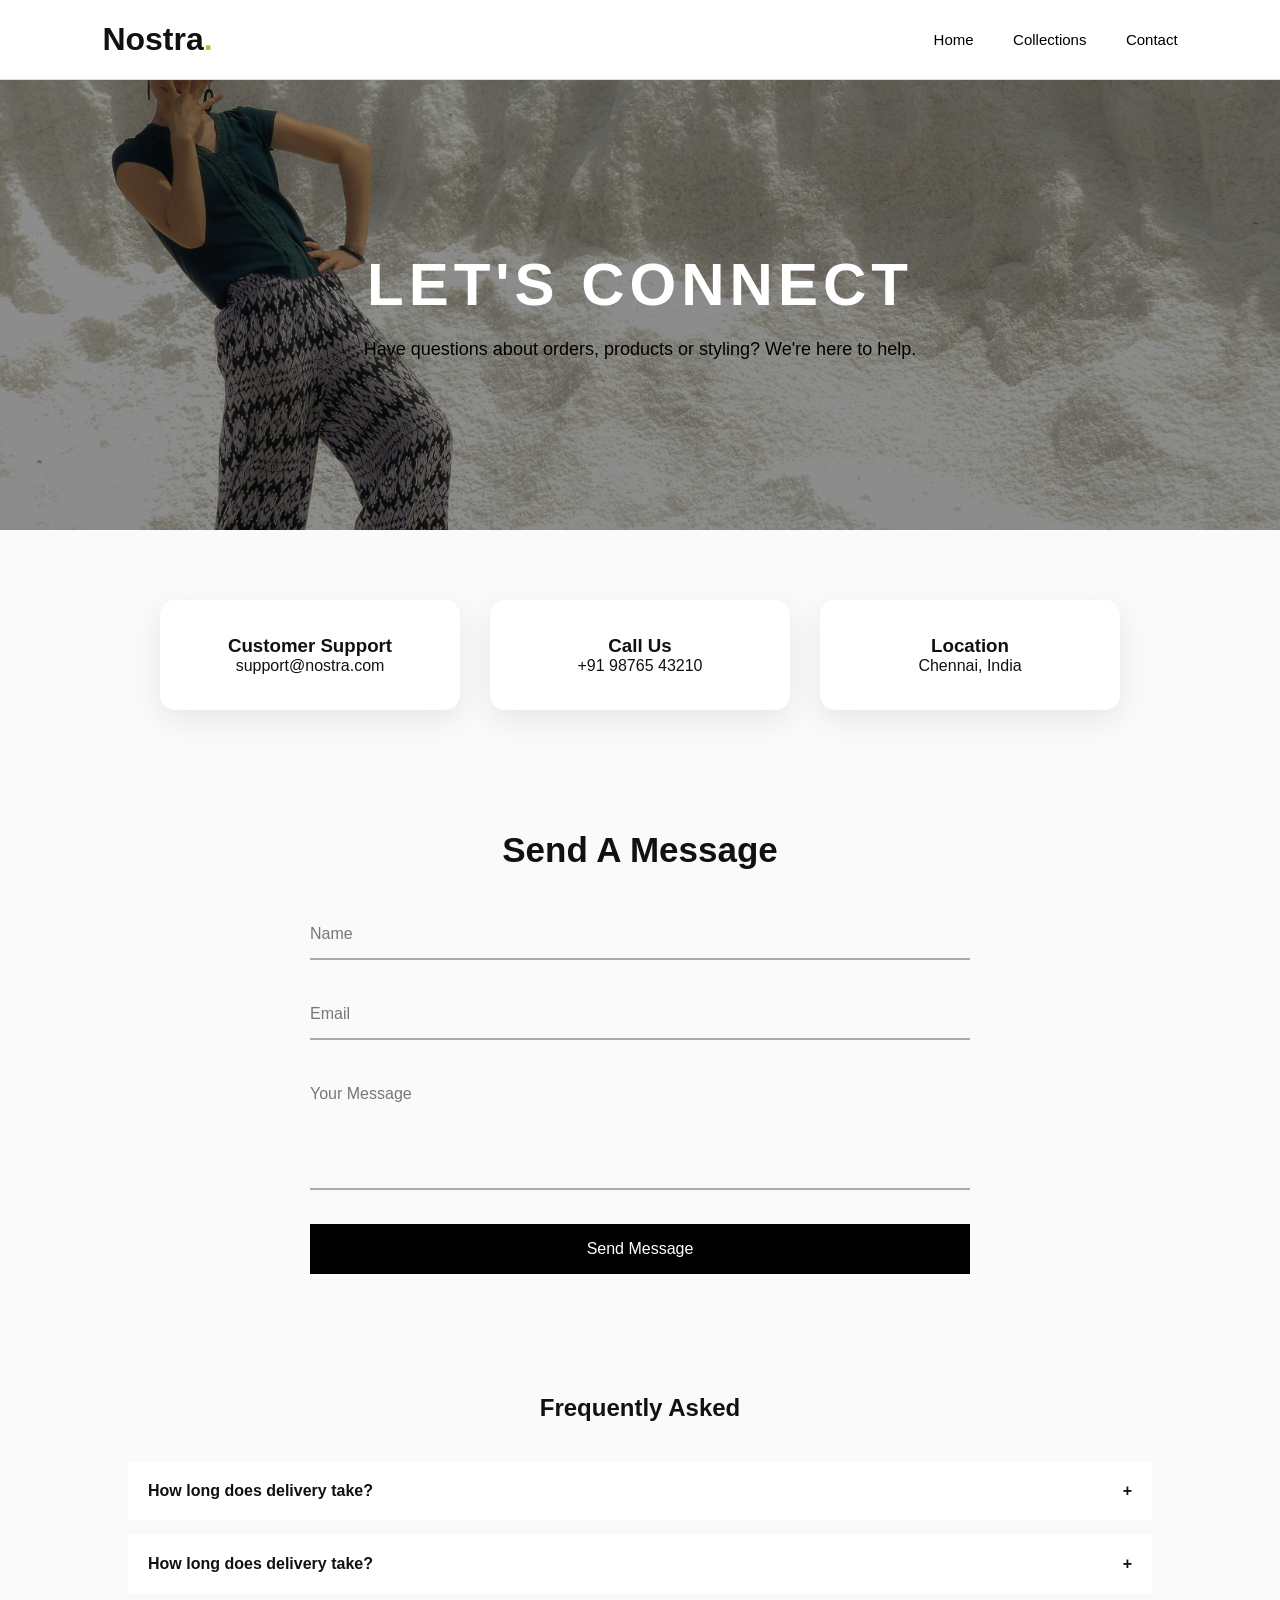
<file: contactpage.html>
<!DOCTYPE html>
<html>
<head>

<title>Nostra | Contact</title>

<link rel="stylesheet" href="contact.css">

</head>


<body>


<!-- Navbar -->

<nav class="navbar">

<div class="logo">
Nostra<span>.</span>
</div>


<div class="links">

<a href="index.html">Home</a>
<a href="collectionpage.html">Collections</a>
<a href="#">Contact</a>

</div>

</nav>



<!-- Hero -->

<section class="contact-hero">
    <div class="contact-banner">
    

<h1>Let's Connect</h1>

<p>
Have questions about orders, products or styling?
We're here to help.
</p>
</div>

</section>



<!-- Contact Cards -->


<section class="contact-info">


<div class="card">

<h3>Customer Support</h3>

<p>
support@nostra.com
</p>

</div>



<div class="card">

<h3>Call Us</h3>

<p>
+91 98765 43210
</p>

</div>



<div class="card">

<h3>Location</h3>

<p>
Chennai, India
</p>

</div>


</section>





<!-- Form -->


<section class="form-section">


<h2>Send A Message</h2>


<form id="contactForm">


<div class="input-box">

<input type="text" required>

<label>Name</label>

</div>



<div class="input-box">

<input type="email" required>

<label>Email</label>

</div>




<div class="input-box">

<textarea required></textarea>

<label>Your Message</label>

</div>



<button type="submit">
Send Message
</button>


</form>


<div class="success">

Message Sent Successfully ✓

</div>



</section>






<!-- FAQ -->


<section class="faq">


<h2>Frequently Asked</h2>


<div class="faq-box">

<div class="question">
How long does delivery take?
<span class="answer" id="faq-answer">+</span>
</div>

<p id="answer-faq">
Delivery usually takes 3-7 working days.
</p>


</div>




<div class="faq-box">

    <div class="question">
        How long does delivery take?
        <span>+</span>
    </div>

    <p>
        Delivery takes 3-7 working days.
    </p>

</div>


</section>



<script src="contact.js"></script>

</body>
</html>
</file>
<file: contact.css>
*{
margin:0;
padding:0;
box-sizing:border-box;
font-family:"Helvetica Neue",sans-serif;
}



body{

background:#fafafa;
color:#111;

}



/* Navbar */


.navbar{

height:80px;
display:flex;
justify-content:space-between;
align-items:center;
padding:0 8%;
background:white;
border-bottom:1px solid #ddd;

}



.logo{

font-size:32px;
font-weight:700;

}


.logo span{

color:#d4af37;

}



.links a{

margin-left:35px;
text-decoration:none;
color:black;
font-size:15px;
border: none;


}
.links a:hover{
    cursor: pointer;
    border-bottom: #b8910e;
    color: #b8910e;
}




/* Hero */

.contact-hero{

    height:50vh;

    display:flex;
    flex-direction:column;
    justify-content:center;
    align-items:center;

    text-align:center;

    color:white;

    background-image:
    linear-gradient(
        rgba(0,0,0,0.45),
        rgba(0,0,0,0.45)
    ),
    url("image12.jpg");

    background-size:cover;

    background-position:center;

}



.contact-hero h1{

font-size:60px;
letter-spacing:5px;
text-transform:uppercase;

}


.contact-hero p{

margin-top:20px;
font-size:18px;
color:#000000;

}





/* Cards */


.contact-info{

display:flex;
justify-content:center;
gap:30px;
padding:70px 8%;

}


.card{

background:white;
width:300px;
padding:35px;
text-align:center;
border-radius:15px;
box-shadow:0 10px 30px rgba(0,0,0,.08);
transition:.4s;

}


.card:hover{

transform:translateY(-10px);

}





/* Form */


.form-section{

max-width:700px;
margin:auto;
padding:50px 20px;

}


.form-section h2{

text-align:center;
margin-bottom:40px;
font-size:35px;

}



.input-box{

position:relative;
margin-bottom:30px;

}



.input-box input,
.input-box textarea{

width:100%;
padding:15px;
border:none;
border-bottom:2px solid #aaa;
outline:none;
background:transparent;
font-size:16px;

}



.input-box textarea{

height:120px;
resize:none;

}



.input-box label{

position:absolute;
left:0;
top:15px;
color:#777;
transition:.3s;

}



.input-box input:focus~label,
.input-box textarea:focus~label,
.input-box input:valid~label,
.input-box textarea:valid~label{

top:-10px;
font-size:13px;
color:black;

}




button{

width:100%;
padding:16px;
border:none;
background:black;
color:white;
font-size:16px;
cursor:pointer;
transition:.3s;

}


button:hover{

letter-spacing:3px;

}



.success{

display:none;
margin-top:20px;
text-align:center;
color:green;

}





/* FAQ */


.faq{

padding:70px 10%;

}


.faq h2{

text-align:center;
margin-bottom:40px;

}


.faq-box{

background:white;
padding:20px;
margin-bottom:15px;
cursor:pointer;

}



.question{

display:flex;
justify-content:space-between;
font-weight:bold;

}



.faq-box p{

display:none;
margin-top:15px;
color:#555;

}






@media(max-width:700px){


.contact-info{

flex-direction:column;

}


.contact-hero h1{

font-size:40px;

}
.links{
    font-size: 8px;
    flex-direction: column;
}


}
</file>
